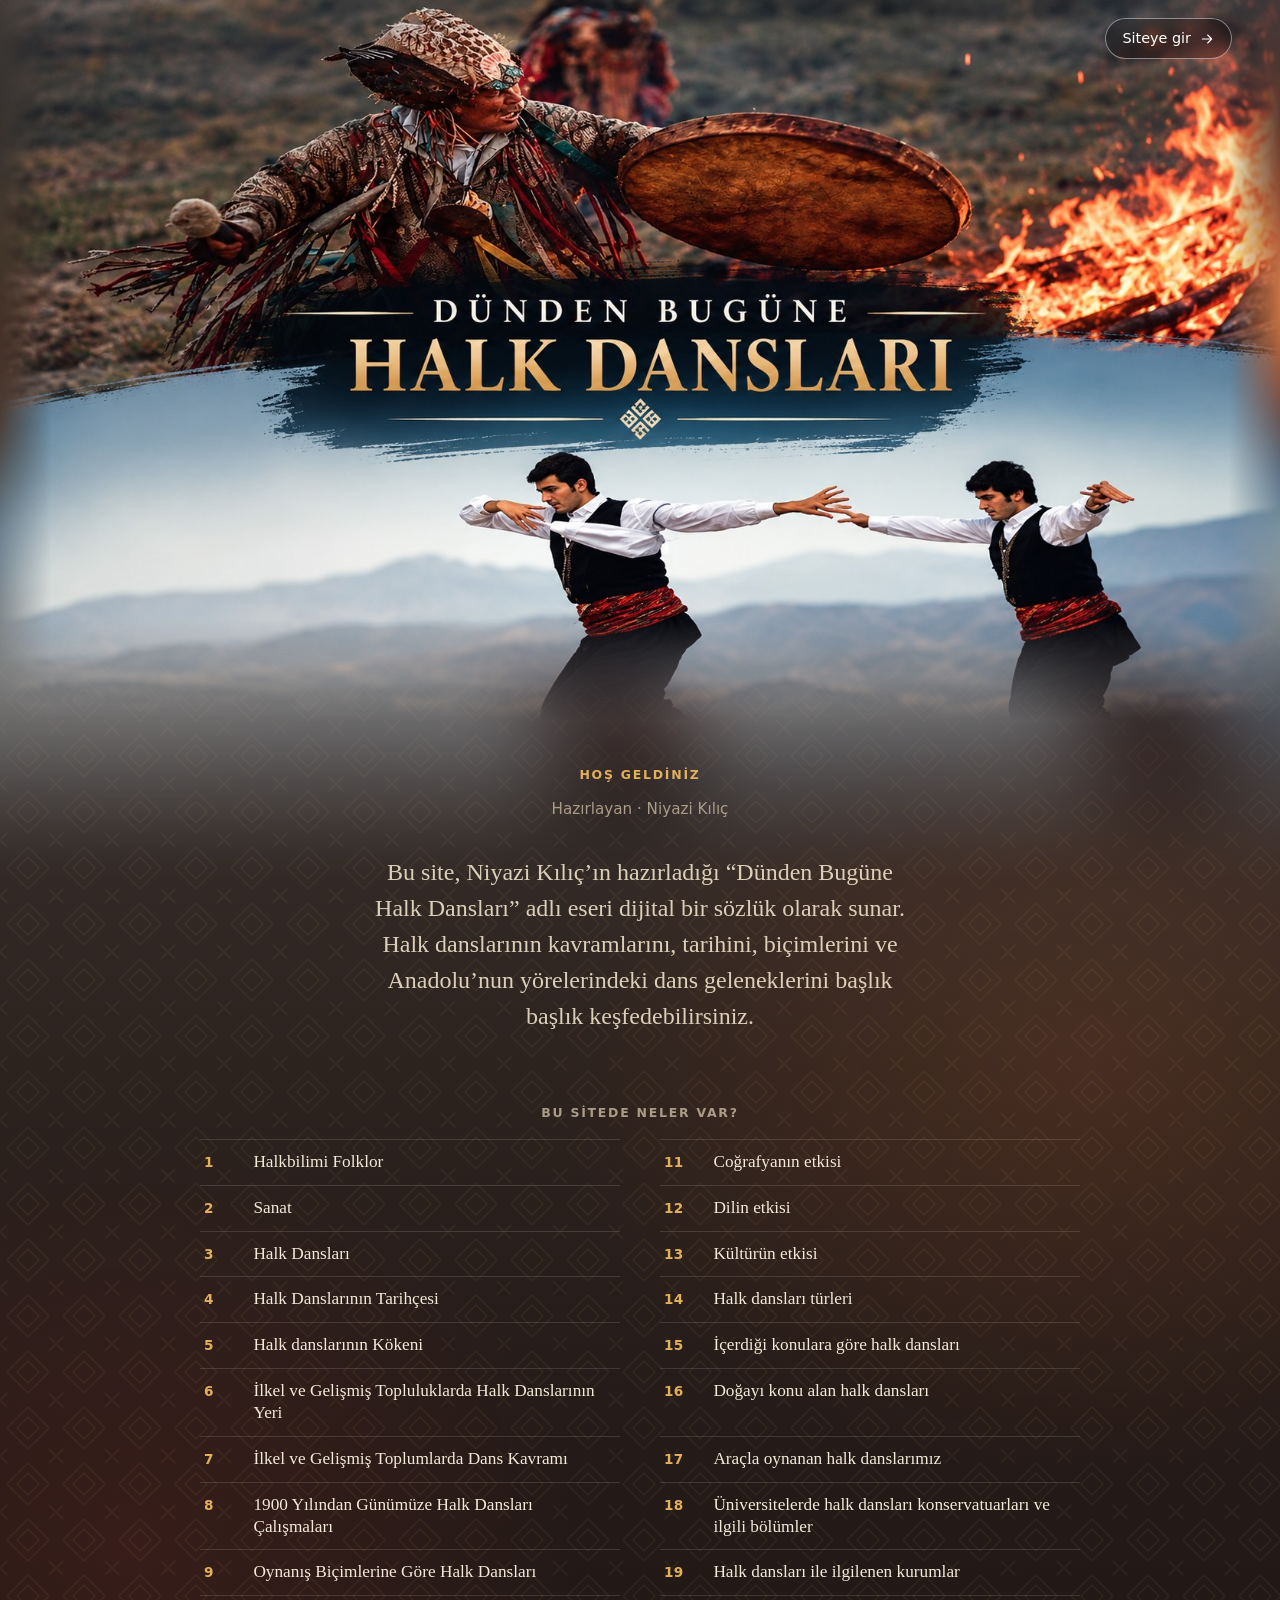
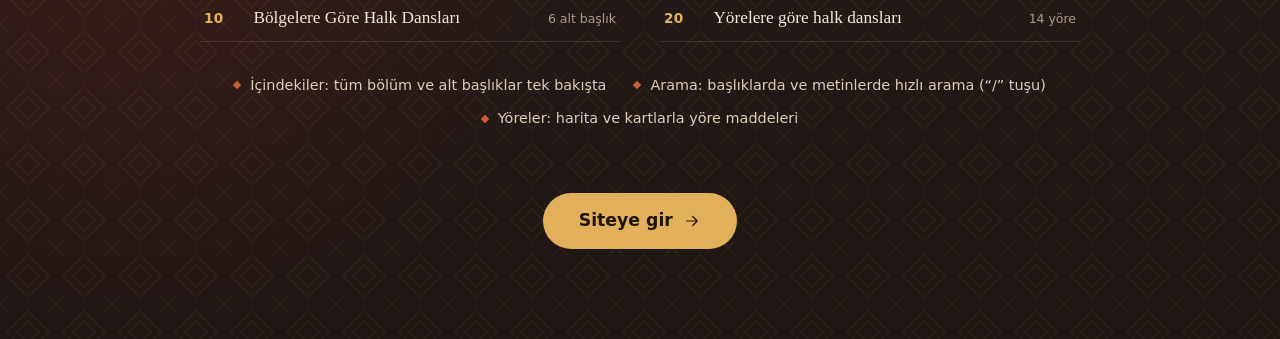
<file: lexikon/index.html>
<!doctype html>
<html lang="tr">
<head>
  <meta charset="utf-8">
  <meta name="viewport" content="width=device-width, initial-scale=1">
  <title>Dünden Bugüne Halk Dansları</title>
  <meta name="description" content="Halk dansları sözlüğü – tasarım önizlemesi">
  <meta name="color-scheme" content="light">
  <meta name="robots" content="noindex">
  <link rel="icon" href="data:image/svg+xml,%3Csvg xmlns='http://www.w3.org/2000/svg' viewBox='0 0 32 32'%3E%3Cpath d='M16 2 30 16 16 30 2 16Z' fill='%23a3312a'/%3E%3Cpath d='M16 9 23 16 16 23 9 16Z' fill='%23f6f1e7'/%3E%3C/svg%3E">
  <link rel="stylesheet" href="assets/css/main.css?v=55">
</head>
<body>
  <a class="skip-link" href="#main" data-i18n="skip">İçeriğe geç</a>
  <div class="progress" aria-hidden="true"><span></span></div>

  <header class="site-header" data-header>
    <div class="site-header__inner">
      <a class="brand" href="#/tr" data-route-home>
        <svg class="brand__mark" viewBox="0 0 32 32" aria-hidden="true">
          <path d="M16 1 31 16 16 31 1 16Z" fill="currentColor"/>
          <path d="M16 8 24 16 16 24 8 16Z" fill="var(--bg)"/>
          <path d="M16 12.5 19.5 16 16 19.5 12.5 16Z" fill="currentColor"/>
        </svg>
        <span class="brand__text">
          <span class="brand__kicker" data-i18n="siteKicker">Halk Dansları Sözlüğü</span>
          <span class="brand__title" data-book-title>Dünden Bugüne Halk Dansları</span>
        </span>
      </a>

      <nav class="main-nav" aria-label="Ana gezinme">
        <a href="#/tr" data-nav="home" data-i18n="navHome">Ana sayfa</a>
        <a href="#/tr/icindekiler" data-nav="toc" data-i18n="navToc">İçindekiler</a>
        <a href="#/tr/madde/yorelere-gore-halk-danslari" data-nav="regions" data-i18n="navRegions">Yöreler</a>
      </nav>

      <div class="header-actions">
        <button class="search-trigger" type="button" data-search-open>
          <svg viewBox="0 0 24 24" aria-hidden="true"><circle cx="11" cy="11" r="6.5"/><path d="m20 20-4.2-4.2"/></svg>
          <span class="search-trigger__label" data-i18n="search">Ara</span>
          <kbd>/</kbd>
        </button>
        <!-- Platz für den späteren Sprachschalter (TR/EN) -->
        <div class="lang-slot" data-lang-slot hidden></div>
        <button class="icon-btn menu-btn" type="button" data-menu-open aria-expanded="false" aria-controls="drawer">
          <svg viewBox="0 0 24 24" aria-hidden="true"><path d="M4 8h16M4 16h16"/></svg>
          <span class="visually-hidden" data-i18n="menu">Menü</span>
        </button>
      </div>
    </div>
  </header>

  <main id="main" tabindex="-1">
    <div id="app" aria-live="polite"></div>
  </main>

  <footer class="site-footer">
    <div class="kilim-band" aria-hidden="true"></div>
    <div class="site-footer__inner">
      <div class="site-footer__brand">
        <p class="site-footer__title" data-book-title>Dünden Bugüne Halk Dansları</p>
        <p class="muted" data-i18n="footerNote">Niyazi Kılıç’ın “Dünden Bugüne Halk Dansları” adlı eserine dayanır.</p>
        <p class="site-footer__about"><a href="#/tr/hosgeldiniz" data-intro-link data-i18n="introAbout">Bu site hakkında</a></p>
      </div>
      <nav class="site-footer__nav" data-footer-nav aria-label="Bölümler"></nav>
    </div>
    <div class="site-footer__legal">
      <p data-i18n="footerCopy">© Niyazi Kılıç. Tüm hakları saklıdır. İzinsiz kopyalanması ve çoğaltılması yasaktır.</p>
      <a href="#/tr/kunye" data-legal-link data-i18n="legalLink">Künye ve yasal uyarı</a>
    </div>
  </footer>

  <!-- Mobile Navigation -->
  <div class="drawer" id="drawer" data-drawer hidden>
    <div class="drawer__backdrop" data-menu-close></div>
    <div class="drawer__panel" role="dialog" aria-modal="true" aria-labelledby="drawer-title">
      <div class="drawer__head">
        <p id="drawer-title" class="drawer__title" data-i18n="navToc">İçindekiler</p>
        <button class="icon-btn" type="button" data-menu-close>
          <svg viewBox="0 0 24 24" aria-hidden="true"><path d="M6 6l12 12M18 6 6 18"/></svg>
          <span class="visually-hidden" data-i18n="close">Kapat</span>
        </button>
      </div>
      <nav class="drawer__nav" data-drawer-nav></nav>
    </div>
  </div>

  <!-- Suche -->
  <div class="search" data-search hidden>
    <div class="search__backdrop" data-search-close></div>
    <div class="search__panel" role="dialog" aria-modal="true" aria-label="Ara">
      <div class="search__field">
        <svg viewBox="0 0 24 24" aria-hidden="true"><circle cx="11" cy="11" r="6.5"/><path d="m20 20-4.2-4.2"/></svg>
        <input type="search" data-search-input autocomplete="off" spellcheck="false"
               role="combobox" aria-expanded="true" aria-controls="search-results" aria-autocomplete="list">
        <button class="search__esc" type="button" data-search-close><kbd>Esc</kbd></button>
      </div>
      <p class="search__meta" data-search-meta></p>
      <ul class="search__results" id="search-results" role="listbox" data-search-results></ul>
    </div>
  </div>

  <script src="data/structure.js?v=2"></script>
  <script src="data/site.js?v=20"></script>
  <script src="data/i18n.js?v=50"></script>
  <script src="data/front.js?v=3"></script>
  <script src="data/map.js?v=2"></script>
  <script src="data/content.js?v=47"></script>
  <script src="assets/js/core.js?v=50"></script>
  <script src="assets/js/views.js?v=52"></script>
  <script src="assets/js/search.js?v=48"></script>
  <script src="assets/js/motion.js?v=3"></script>
  <script src="assets/js/map.js?v=4"></script>
  <script src="assets/js/app.js?v=4"></script>
</body>
</html>
</file>
<file: lexikon/assets/css/main.css>
/* =========================================================================
   Dünden Bugüne Halk Dansları – Gestaltung
   Farbwelt: Krapprot (kök boya), Indigo, Safran, Walnuss auf Wollweiß.
   ========================================================================= */

:root {
  --bg: #f6f1e7;
  --bg-raised: #fbf8f1;
  --surface: #efe8da;
  --ink: #1e1a17;
  --ink-soft: #4a423b;
  --muted: #766b60;
  --line: rgba(30, 26, 23, 0.12);
  --line-strong: rgba(30, 26, 23, 0.28);
  --accent: #a3312a;          /* Krapprot */
  --accent-ink: #ffffff;
  --accent-soft: rgba(163, 49, 42, 0.09);
  --indigo: #2c3e66;
  --saffron: #c98e2b;
  --walnut: #5a3e2b;
  --mark: rgba(201, 142, 43, 0.32);
  --ph-bg: #ebe3d3;
  --ph-hatch: rgba(90, 62, 43, 0.07);
  --skeleton: rgba(90, 62, 43, 0.13);
  --shadow: 0 1px 2px rgba(30, 26, 23, 0.06), 0 12px 32px -12px rgba(30, 26, 23, 0.22);

  --font-display: "Iowan Old Style", "Palatino Linotype", Palatino, "Book Antiqua", "URW Palladio L", P052, Georgia, serif;
  --font-sans: system-ui, -apple-system, "Segoe UI", Roboto, "Helvetica Neue", Arial, sans-serif;

  --container: 1180px;
  --gutter: clamp(20px, 5vw, 48px);
  --header-h: 64px;
  --section: clamp(96px, 13vw, 184px);
  --radius: 18px;
  --ease: cubic-bezier(0.22, 0.61, 0.36, 1);
  --ease-out: cubic-bezier(0.16, 1, 0.3, 1);

  color-scheme: light;
}

/* ---------- Grundlagen ---------- */
*, *::before, *::after { box-sizing: border-box; }

html {
  -webkit-text-size-adjust: 100%;
  text-size-adjust: 100%;
  scroll-padding-top: calc(var(--header-h) + 24px);
}
html.is-locked { overflow: hidden; }
main { overflow-x: clip; }

body {
  margin: 0;
  background: var(--bg);
  color: var(--ink);
  font-family: var(--font-sans);
  font-size: 1.0625rem;
  line-height: 1.6;
  -webkit-font-smoothing: antialiased;
  text-rendering: optimizeLegibility;
  transition: background-color 0.4s var(--ease), color 0.4s var(--ease);
}

h1, h2, h3 {
  font-family: var(--font-display);
  font-weight: 500;
  line-height: 1.08;
  letter-spacing: -0.015em;
  margin: 0;
  text-wrap: balance;
}
p { margin: 0; }
a { color: inherit; text-decoration: none; }
button { font: inherit; color: inherit; }
ol, ul { margin: 0; padding: 0; list-style: none; }
svg { display: block; }
kbd {
  font-family: var(--font-sans);
  font-size: 0.72rem;
  padding: 0.1em 0.45em;
  border: 1px solid var(--line-strong);
  border-radius: 6px;
  color: var(--muted);
}
::selection { background: var(--mark); }

:focus-visible {
  outline: 2px solid var(--accent);
  outline-offset: 3px;
  border-radius: 6px;
}
h1:focus { outline: none; }

.visually-hidden {
  position: absolute !important;
  width: 1px; height: 1px;
  overflow: hidden;
  clip: rect(0 0 0 0);
  white-space: nowrap;
}

.skip-link {
  position: fixed;
  left: 16px; top: -60px;
  z-index: 100;
  padding: 10px 16px;
  background: var(--ink);
  color: var(--bg);
  border-radius: 10px;
  transition: top 0.2s;
}
.skip-link:focus { top: 12px; }

.container {
  width: 100%;
  max-width: calc(var(--container) + 2 * var(--gutter));
  margin-inline: auto;
  padding-inline: var(--gutter);
}
.container-wide {
  width: 100%;
  max-width: calc(1440px + 2 * var(--gutter));
  margin-inline: auto;
  padding-inline: var(--gutter);
}

.num {
  font-family: var(--font-sans);
  font-variant-numeric: tabular-nums lining-nums;
  font-size: 0.8em;
  font-weight: 600;
  letter-spacing: 0.02em;
  color: var(--accent);
}

.eyebrow {
  font-size: 0.78rem;
  font-weight: 600;
  letter-spacing: 0.14em;
  text-transform: uppercase;
  color: var(--accent);
}
.lead { font-size: clamp(1.15rem, 2vw, 1.4rem); color: var(--ink-soft); line-height: 1.5; }
.muted { color: var(--muted); }

/* ---------- Schaltflächen ---------- */
.btn {
  display: inline-flex;
  align-items: center;
  gap: 0.6em;
  min-height: 48px;
  padding: 0 1.4em;
  border-radius: 999px;
  border: 1px solid transparent;
  font-weight: 550;
  font-size: 1rem;
  cursor: pointer;
  transition: transform 0.3s var(--ease), background-color 0.3s, border-color 0.3s, color 0.3s;
}
.btn:hover { transform: translateY(-1px); }
.btn .arrow { width: 18px; height: 18px; transition: transform 0.3s var(--ease); }
.btn:hover .arrow { transform: translateX(3px); }
.btn:hover .arrow:first-child { transform: translateX(-3px); }
.btn--primary { background: var(--accent); color: var(--accent-ink); }
.btn--ghost { background: transparent; border-color: var(--line-strong); }
.btn--ghost:hover { border-color: var(--ink); }
.btn--sm { min-height: 40px; font-size: 0.9rem; padding: 0 1.1em; }

.icon-btn {
  display: inline-grid;
  place-items: center;
  width: 42px; height: 42px;
  border-radius: 50%;
  border: 1px solid transparent;
  background: transparent;
  cursor: pointer;
  transition: background-color 0.25s, border-color 0.25s;
}
.icon-btn:hover { background: var(--accent-soft); }
.icon-btn svg, .search-trigger svg, .arrow {
  width: 20px; height: 20px;
  fill: none;
  stroke: currentColor;
  stroke-width: 1.6;
  stroke-linecap: round;
  stroke-linejoin: round;
}
.icon-btn .icon-auto path { stroke: none; }

.input {
  min-height: 44px;
  padding: 0 1em;
  border-radius: 12px;
  border: 1px solid var(--line-strong);
  background: var(--bg-raised);
  color: var(--ink);
  font: inherit;
}

/* ---------- Kopfzeile ---------- */
.progress {
  position: fixed;
  inset: 0 0 auto 0;
  height: 2px;
  z-index: 60;
  pointer-events: none;
  opacity: 0;
  transition: opacity 0.3s;
}
.progress span {
  display: block;
  height: 100%;
  background: var(--accent);
  transform: scaleX(0);
  transform-origin: left center;
}
body[data-view="entry"] .progress { opacity: 1; }

.site-header {
  position: sticky;
  top: 0;
  z-index: 50;
  height: var(--header-h);
  background: var(--bg);
  background: color-mix(in srgb, var(--bg) 82%, transparent);
  -webkit-backdrop-filter: saturate(1.6) blur(18px);
  backdrop-filter: saturate(1.6) blur(18px);
  border-bottom: 1px solid transparent;
  transition: border-color 0.3s, background-color 0.4s;
}
.site-header.is-scrolled { border-bottom-color: var(--line); }

.site-header__inner {
  display: flex;
  align-items: center;
  gap: 24px;
  height: 100%;
  max-width: calc(1440px + 2 * var(--gutter));
  margin-inline: auto;
  padding-inline: var(--gutter);
}

.brand { display: flex; align-items: center; gap: 12px; min-width: 0; }
.brand__mark { width: 28px; height: 28px; flex: none; color: var(--accent); transition: transform 0.6s var(--ease-out); }
.brand:hover .brand__mark { transform: rotate(90deg); }
.brand__text { display: grid; line-height: 1.15; min-width: 0; }
.brand__kicker { font-size: 0.68rem; letter-spacing: 0.14em; text-transform: uppercase; color: var(--muted); }
.brand__title {
  font-family: var(--font-display);
  font-size: 1.05rem;
  white-space: nowrap;
  overflow: hidden;
  text-overflow: ellipsis;
}

.main-nav { display: flex; gap: 4px; margin-left: auto; }
.main-nav a {
  position: relative;
  padding: 8px 14px;
  font-size: 0.94rem;
  color: var(--ink-soft);
  border-radius: 999px;
  transition: color 0.2s, background-color 0.2s;
}
.main-nav a:hover { color: var(--ink); background: var(--accent-soft); }
.main-nav a[aria-current="page"] { color: var(--ink); }
.main-nav a[aria-current="page"]::after {
  content: "";
  position: absolute;
  left: 50%; bottom: 2px;
  width: 5px; height: 5px;
  background: var(--accent);
  transform: translateX(-50%) rotate(45deg);
}

.header-actions { display: flex; align-items: center; gap: 6px; }
.search-trigger {
  display: inline-flex;
  align-items: center;
  gap: 10px;
  height: 40px;
  padding: 0 10px 0 14px;
  border-radius: 999px;
  border: 1px solid var(--line-strong);
  background: transparent;
  color: var(--muted);
  cursor: pointer;
  transition: border-color 0.2s, color 0.2s;
}
.search-trigger:hover { border-color: var(--ink); color: var(--ink); }
.search-trigger svg { width: 17px; height: 17px; }
.search-trigger__label { font-size: 0.9rem; min-width: 5.5em; text-align: left; }

.menu-btn { display: none; }

/* ---------- Ornamentband (Kilim) ---------- */
.kilim-band {
  height: 16px;
  background: linear-gradient(90deg, var(--accent), var(--saffron) 35%, var(--indigo) 65%, var(--accent));
  -webkit-mask: url("data:image/svg+xml,%3Csvg xmlns='http://www.w3.org/2000/svg' width='32' height='16' viewBox='0 0 32 16'%3E%3Cpath fill-rule='evenodd' d='M16 1 23 8 16 15 9 8Z M16 5 13 8 16 11 19 8Z'/%3E%3Cpath d='M0 8 3 5 4.5 6.5 3 8 4.5 9.5 3 11Z M32 8 29 5 27.5 6.5 29 8 27.5 9.5 29 11Z'/%3E%3C/svg%3E") repeat-x center / 32px 16px;
  mask: url("data:image/svg+xml,%3Csvg xmlns='http://www.w3.org/2000/svg' width='32' height='16' viewBox='0 0 32 16'%3E%3Cpath fill-rule='evenodd' d='M16 1 23 8 16 15 9 8Z M16 5 13 8 16 11 19 8Z'/%3E%3Cpath d='M0 8 3 5 4.5 6.5 3 8 4.5 9.5 3 11Z M32 8 29 5 27.5 6.5 29 8 27.5 9.5 29 11Z'/%3E%3C/svg%3E") repeat-x center / 32px 16px;
  opacity: 0.85;
}

/* ---------- Platzhalter ---------- */
.ph {
  position: relative;
  margin: 0;
  overflow: hidden;
  border-radius: var(--radius);
  background:
    repeating-linear-gradient(135deg, var(--ph-hatch) 0 1px, transparent 1px 14px),
    var(--ph-bg);
  border: 1px dashed var(--line-strong);
  color: var(--muted);
}
.ph--21x9 { aspect-ratio: 21 / 9; }
.ph--16x9 { aspect-ratio: 16 / 9; }
.ph--3x2 { aspect-ratio: 3 / 2; }
.ph--4x5 { aspect-ratio: 4 / 5; }
.ph__inner {
  position: absolute;
  inset: 0;
  display: grid;
  place-content: center;
  justify-items: center;
  gap: 6px;
  padding: 16px;
  text-align: center;
  transition: transform 0.8s var(--ease-out);
}
.ph__inner svg {
  width: 40px; height: 40px;
  fill: none; stroke: currentColor; stroke-width: 1.4;
  stroke-linecap: round; stroke-linejoin: round;
  opacity: 0.7;
}
.ph__label {
  font-size: 0.74rem;
  font-weight: 650;
  letter-spacing: 0.16em;
  text-transform: uppercase;
  color: var(--ink-soft);
}
.ph__note { font-size: 0.78rem; }

.ph-text {
  position: relative;
  margin-block: 1.5rem;
  padding: 1rem 1.4rem 1.2rem;
  border: 1px dashed var(--line-strong);
  border-radius: 14px;
  background: color-mix(in srgb, var(--bg-raised) 60%, transparent);
}
.ph-tag {
  display: flex;
  align-items: baseline;
  margin-bottom: 0.4rem;
  gap: 8px;
  font-size: 0.7rem;
  font-weight: 650;
  letter-spacing: 0.12em;
  text-transform: uppercase;
  color: var(--muted);
}
.ph-tag::before {
  content: "";
  flex: none;
  width: 7px; height: 7px;
  background: var(--saffron);
  transform: rotate(45deg);
}
.ph-line {
  display: block;
  height: 0.62rem;
  margin: 0.72rem 0;
  border-radius: 6px;
  background: var(--skeleton);
}
.ph-text--lead { margin-top: 2rem; max-width: 760px; }
.ph-text--lead .ph-line { height: 0.95rem; margin: 0.85rem 0; }

/* ---------- Seitenwechsel & Scroll-Einblendung ---------- */
#app.is-entering { animation: page-in 0.7s var(--ease-out) backwards; }
@keyframes page-in {
  from { opacity: 0; transform: translateY(10px); }
  to { opacity: 1; transform: none; }
}

.reveal, .entry-section, .story__step, .rail-card {
  opacity: 0;
  transform: translateY(28px);
  transition: opacity 0.9s var(--ease), transform 1s var(--ease-out);
}
.is-visible { opacity: 1; transform: none; }
.rail-card:nth-child(2) { transition-delay: 0.06s; }
.rail-card:nth-child(3) { transition-delay: 0.12s; }
.rail-card:nth-child(4) { transition-delay: 0.18s; }
.hero .reveal:nth-child(2) { transition-delay: 0.08s; }
.hero .reveal:nth-child(3) { transition-delay: 0.16s; }
.hero .reveal:nth-child(4) { transition-delay: 0.22s; }
.hero .reveal:nth-child(5) { transition-delay: 0.28s; }

/* ---------- Startseite: Hero ---------- */
.hero { padding-top: clamp(56px, 11vh, 128px); }
.hero__copy { text-align: center; }
.hero__title {
  margin-top: 20px;
  font-size: clamp(3rem, 10vw, 8.75rem);
  line-height: 0.94;
  letter-spacing: -0.035em;
}
.hero__accent { display: block; font-style: italic; color: var(--accent); }
.hero__lead {
  max-width: 34ch;
  margin: 28px auto 0;
  font-size: clamp(1.15rem, 2.2vw, 1.5rem);
  color: var(--ink-soft);
  line-height: 1.45;
}
.hero__by { margin-top: 14px; font-size: 0.92rem; color: var(--muted); letter-spacing: 0.02em; }
.hero__cta { display: flex; flex-wrap: wrap; justify-content: center; gap: 12px; margin-top: 36px; }

.hero__media {
  --hero-p: 0;
  --inset: clamp(12px, 7vw, 120px);
  margin-top: clamp(56px, 9vh, 96px);
}
.ph--hero {
  border-radius: 0;
  border: 0;
  clip-path: inset(0 calc(var(--inset) * (1 - var(--hero-p))) round calc(28px * (1 - var(--hero-p))));
  will-change: clip-path;
}
.ph--hero .ph__inner { transform: scale(calc(1.06 - 0.06 * var(--hero-p))); }
.hero-img {
  margin: 0 auto;
  max-width: var(--container);
  padding-inline: var(--gutter);
  transform: scale(calc(0.92 + 0.08 * var(--hero-p)));
  transform-origin: center top;
  will-change: transform;
}
.hero-img img {
  display: block;
  width: 100%;
  height: auto;
  border-radius: var(--radius);
  box-shadow: 0 24px 60px -28px rgba(40, 20, 10, 0.45);
}

/* ---------- Startseite: Hazırlayan & Önsöz ---------- */
.author {
  display: grid;
  grid-template-columns: minmax(0, 5fr) minmax(0, 7fr);
  gap: clamp(32px, 6vw, 96px);
  align-items: start;
  padding-top: var(--section);
}
.author__portrait {
  position: sticky;
  top: calc(var(--header-h) + 32px);
  margin: 0;
  overflow: hidden;
  border-radius: var(--radius);
  background: var(--ph-bg);
  box-shadow: var(--shadow);
}
.author__portrait img { display: block; width: 100%; height: auto; aspect-ratio: 577 / 715; object-fit: cover; }
.author__text h2 { font-size: clamp(2.4rem, 5.5vw, 4.25rem); margin: 10px 0 28px; letter-spacing: -0.025em; }
.author__bio { font-size: clamp(1.05rem, 1.5vw, 1.2rem); line-height: 1.75; color: var(--ink-soft); hyphens: auto; }
.author__bio + .author__bio { margin-top: 1.1em; }

.preface { margin-top: var(--section); background: var(--surface); }
.preface__inner { max-width: calc(800px + 2 * var(--gutter)); padding-block: clamp(72px, 10vw, 136px); }
.preface h2 { font-size: clamp(2.4rem, 5.5vw, 4.25rem); margin-bottom: 36px; font-style: italic; color: var(--accent); }
.preface p {
  font-family: var(--font-display);
  font-size: clamp(1.15rem, 1.9vw, 1.42rem);
  line-height: 1.65;
  hyphens: auto;
}
.preface p + p { margin-top: 1.2em; }
.preface strong { font-weight: 600; letter-spacing: 0.02em; }
.preface .preface__sign {
  display: grid;
  justify-items: end;
  gap: 2px;
  margin-top: 48px;
  font-family: var(--font-sans);
  font-size: 0.95rem;
  line-height: 1.4;
}
.preface__sign strong { letter-spacing: 0.12em; }
.preface__sign span { color: var(--muted); }

/* ---------- Startseite: Alle Kapitel ---------- */
.home-toc { padding-top: var(--section); }
.home-toc .section-head--row { align-items: flex-end; }
.home-toc .section-head--row .btn { flex: none; }

/* ---------- Willkommensseite ---------- */
body[data-view="intro"] .site-header,
body[data-view="intro"] .site-footer { display: none; }

/* Eigene Palette aus den Bildfarben (Nebelgrau, Walnuss, Feuer, Gold) – in beiden Modi */
body[data-view="intro"] { background: #1f1714; }

.intro {
  --bg: #241a17;
  --ink: #f3e9d8;
  --ink-soft: #dccfb9;
  --muted: #ab9c88;
  --line: rgba(243, 233, 216, 0.14);
  --accent: #e2b05a;
  --accent-ink: #1f1306;
  --accent-soft: rgba(226, 176, 90, 0.14);
  --saffron: #c9622f;
  position: relative;
  isolation: isolate;
  overflow: clip;
  padding-bottom: clamp(64px, 10vh, 120px);
  color: var(--ink);
  background:
    url("data:image/svg+xml,%3Csvg xmlns='http://www.w3.org/2000/svg' width='56' height='56' viewBox='0 0 56 56'%3E%3Cg fill='none' stroke='%23e2b05a' stroke-opacity='.08' stroke-width='1.2'%3E%3Cpath d='M28 7 49 28 28 49 7 28Z'/%3E%3Cpath d='M28 17 39 28 28 39 17 28Z'/%3E%3Cpath d='M0 0 7 7M56 0 49 7M0 56 7 49M56 56 49 49'/%3E%3C/g%3E%3C/svg%3E") 0 0 / 56px 56px,
    radial-gradient(60% 30% at 85% 55%, rgba(201, 98, 47, 0.18), transparent 70%),
    radial-gradient(50% 30% at 10% 80%, rgba(163, 49, 42, 0.16), transparent 70%),
    linear-gradient(180deg, #47403d 0%, #3d3532 30%, #2c221e 55%, #241a17 75%, #1f1714 100%);
}
/* Unscharfe Bildkopie füllt die Fläche rund ums Bild mit dessen eigenen Farben */
.intro::before {
  content: "";
  position: absolute;
  top: 0; left: -8%; right: -8%;
  height: calc(min(100vw, 92vh * 1672 / 941) * 941 / 1672 + 18vh);
  z-index: -1;
  background: url("../img/hosgeldiniz.jpg") center top / cover no-repeat;
  filter: blur(48px) saturate(1.15) brightness(0.85);
  -webkit-mask-image: linear-gradient(#000 60%, transparent);
  mask-image: linear-gradient(#000 60%, transparent);
}
.intro .eyebrow { color: var(--accent); }

/* Bild vollständig zeigen; nur die äußersten Ränder laufen weich in den Hintergrund aus */
.intro__hero {
  position: relative;
  width: min(100%, calc(92vh * 1672 / 941));
  margin: 0 auto;
}
.intro__hero img {
  display: block;
  width: 100%;
  height: auto;
  -webkit-mask-image:
    linear-gradient(to right, transparent, #000 4%, #000 96%, transparent),
    linear-gradient(to bottom, #000 86%, transparent);
  -webkit-mask-composite: source-in;
  mask-image:
    linear-gradient(to right, transparent, #000 4%, #000 96%, transparent),
    linear-gradient(to bottom, #000 86%, transparent);
  mask-composite: intersect;
  animation: intro-fade 1.6s var(--ease-out) both;
}
@keyframes intro-fade {
  from { opacity: 0; }
  to { opacity: 1; }
}
.intro__skip {
  position: absolute;
  top: 18px;
  right: var(--gutter);
  z-index: 2;
  display: inline-flex;
  align-items: center;
  gap: 8px;
  padding: 8px 16px;
  border-radius: 999px;
  border: 1px solid rgba(255, 255, 255, 0.45);
  background: rgba(0, 0, 0, 0.25);
  -webkit-backdrop-filter: blur(8px);
  backdrop-filter: blur(8px);
  color: #fff;
  font-size: 0.9rem;
  animation: intro-in 1s 1s var(--ease-out) both;
  transition: background-color 0.25s, border-color 0.25s;
}
.intro__skip:hover { background: rgba(0, 0, 0, 0.45); border-color: #fff; }
.intro__skip .arrow { width: 16px; height: 16px; }

.intro__inner {
  position: relative;
  max-width: calc(880px + 2 * var(--gutter));
  margin-top: clamp(28px, 5vh, 56px);
  text-align: center;
}
.intro__inner > * { animation: intro-in 1s 0.5s var(--ease-out) both; }
.intro__inner > :nth-child(3) { animation-delay: 0.6s; }
.intro__inner > :nth-child(4) { animation-delay: 0.7s; }
.intro__inner > :nth-child(n + 5) { animation-delay: 0.8s; }
@keyframes intro-in {
  from { opacity: 0; transform: translateY(18px); }
  to { opacity: 1; transform: none; }
}

.intro__by { margin-top: 12px; color: var(--muted); font-size: 0.95rem; }
.intro__lead {
  max-width: 46ch;
  margin: 32px auto 0;
  font-family: var(--font-display);
  font-size: clamp(1.2rem, 2.2vw, 1.5rem);
  line-height: 1.5;
  color: var(--ink-soft);
}
.intro__h2 {
  margin: clamp(48px, 8vh, 80px) 0 20px;
  font-family: var(--font-sans);
  font-size: 0.78rem;
  font-weight: 650;
  letter-spacing: 0.14em;
  text-transform: uppercase;
  color: var(--muted);
}

.intro-topics {
  display: grid;
  grid-template-columns: repeat(2, minmax(0, 1fr));
  grid-auto-flow: column;
  grid-template-rows: repeat(10, auto);
  column-gap: 40px;
  text-align: left;
}
.intro-topic { border-bottom: 1px solid var(--line); }
.intro-topic:nth-child(1), .intro-topic:nth-child(11) { border-top: 1px solid var(--line); }
.intro-topic a {
  display: grid;
  grid-template-columns: 2.2em 1fr auto;
  gap: 12px;
  align-items: baseline;
  padding: 11px 4px;
  transition: color 0.2s, padding 0.35s var(--ease);
}
.intro-topic a:hover { padding-left: 10px; }
.intro-topic a:hover .intro-topic__title { color: var(--accent); }
.intro-topic__title { font-family: var(--font-display); font-size: 1.08rem; line-height: 1.3; }
.intro-topic__count { font-size: 0.78rem; color: var(--muted); white-space: nowrap; }

.intro__how {
  display: flex;
  flex-wrap: wrap;
  justify-content: center;
  gap: 10px 28px;
  margin-top: 32px;
  font-size: 0.9rem;
  color: var(--ink-soft);
}
.intro__how li { display: inline-flex; align-items: center; gap: 10px; }
.intro__how li::before { content: ""; width: 6px; height: 6px; background: var(--saffron); transform: rotate(45deg); }
.intro__cta { margin-top: clamp(40px, 7vh, 64px); }
.btn--lg { min-height: 56px; padding: 0 2em; font-size: 1.08rem; }

.site-footer__about { margin-top: 14px; font-size: 0.9rem; }
.site-footer__about a { color: var(--accent); }

/* ---------- Startseite: Kennzahlen ---------- */
.stats {
  display: grid;
  grid-template-columns: repeat(3, 1fr);
  padding-block: var(--section) 0;
  text-align: center;
}
.stat { display: grid; gap: 6px; padding: 8px 12px; }
.stat + .stat { border-left: 1px solid var(--line); }
.stat__num {
  font-family: var(--font-display);
  font-size: clamp(3rem, 9vw, 6.5rem);
  line-height: 1;
  font-variant-numeric: lining-nums tabular-nums;
  letter-spacing: -0.03em;
}
.stat__label { font-size: 0.82rem; letter-spacing: 0.14em; text-transform: uppercase; color: var(--muted); }

/* ---------- Abschnittsköpfe ---------- */
.section-head { max-width: 760px; margin-bottom: clamp(40px, 6vw, 72px); }
.section-head h2 { font-size: clamp(2.2rem, 5.5vw, 4.25rem); margin-top: 10px; }
.section-head p:not(.eyebrow) { margin-top: 16px; font-size: clamp(1.1rem, 1.8vw, 1.3rem); color: var(--ink-soft); }
.section-head--row { display: flex; align-items: flex-end; justify-content: space-between; gap: 24px; max-width: none; }

/* ---------- Startseite: Struktur-Erzählung ---------- */
.story { padding-top: var(--section); }
.story__grid { display: grid; grid-template-columns: 5fr 6fr; gap: clamp(32px, 6vw, 96px); }
.story__sticky {
  position: sticky;
  top: calc(var(--header-h) + 32px);
  height: calc(100vh - var(--header-h) - 64px);
  display: grid;
  align-items: center;
}
.story__visual { position: relative; --step: 0; }
.ph--story { max-height: calc(100vh - var(--header-h) - 96px); width: 100%; }
.story-img {
  position: relative;
  margin: 0;
  aspect-ratio: 4 / 5;
  max-height: calc(100vh - var(--header-h) - 96px);
  width: 100%;
  overflow: hidden;
  border-radius: var(--radius);
  background: #2a1a12;
  padding-top: 14%;
}
.story-img__bg {
  position: absolute;
  inset: -24px;
  background: center / cover no-repeat;
  filter: blur(22px) saturate(1.1) brightness(0.55);
}
.story-img img { position: relative; display: block; width: 100%; height: auto; }
.story-img ~ .story__index { color: #f1c27a; text-shadow: 0 2px 18px rgba(0, 0, 0, 0.45); }
.story-img ~ .story__caption { color: #f6ead8; text-shadow: 0 1px 10px rgba(0, 0, 0, 0.5); }
.story__visual:has(.story-img)::after { border-color: #f1c27a; }
.story__visual::after {
  content: "";
  position: absolute;
  right: 22px; top: 22px;
  width: 44px; height: 44px;
  border: 1.5px solid var(--accent);
  transform: rotate(calc(45deg + var(--step) * 90deg));
  transition: transform 0.9s var(--ease-out);
}
.story__index, .story__caption {
  position: absolute;
  left: 24px;
  transition: opacity 0.25s, transform 0.35s var(--ease);
}
.story__index {
  bottom: 52px;
  font-family: var(--font-display);
  font-size: clamp(4rem, 9vw, 7.5rem);
  line-height: 1;
  color: var(--accent);
  font-variant-numeric: lining-nums;
}
.story__caption { bottom: 24px; font-size: 0.9rem; letter-spacing: 0.08em; text-transform: uppercase; color: var(--ink-soft); }
.story__visual.is-switching .story__index,
.story__visual.is-switching .story__caption { opacity: 0; transform: translateY(8px); }

.story__step {
  min-height: 72vh;
  padding-block: 12vh;
  display: flex;
  flex-direction: column;
  justify-content: center;
}
.story__step:last-child { min-height: 60vh; padding-bottom: 4vh; }
.story__step h3 { font-size: clamp(2rem, 4vw, 3.25rem); margin: 12px 0 28px; }
.story__step.is-visible { transition: opacity 0.6s var(--ease), transform 1s var(--ease-out); }
@media (min-width: 960px) {
  .story__step.is-visible:not(.is-active) { opacity: 0.38; }
}

.chapter-list li { border-top: 1px solid var(--line); }
.chapter-list li:last-child { border-bottom: 1px solid var(--line); }
.chapter-list a {
  display: grid;
  grid-template-columns: 3.2em 1fr auto 20px;
  align-items: baseline;
  gap: 12px;
  padding: 16px 4px;
  transition: color 0.2s, padding 0.35s var(--ease);
}
.chapter-list__title { font-family: var(--font-display); font-size: 1.22rem; line-height: 1.3; }
.chapter-list__meta { font-size: 0.8rem; color: var(--muted); white-space: nowrap; }
.chapter-list .arrow { align-self: center; opacity: 0; transform: translateX(-6px); transition: 0.3s var(--ease); color: var(--accent); }
.chapter-list a:hover { padding-left: 10px; }
.chapter-list a:hover .chapter-list__title { color: var(--accent); }
.chapter-list a:hover .arrow, .chapter-list a:focus-visible .arrow { opacity: 1; transform: none; }

/* ---------- Startseite: Dansformen ---------- */
.rail-section { padding-top: var(--section); }
.rail-controls { display: flex; gap: 8px; }
.rail-controls .icon-btn { border-color: var(--line-strong); }
.rail {
  --pad: max(var(--gutter), calc((100vw - var(--container)) / 2));
  display: grid;
  grid-auto-flow: column;
  grid-auto-columns: clamp(240px, 27vw, 340px);
  gap: 24px;
  overflow-x: auto;
  padding: 4px var(--pad) 24px;
  scroll-padding-inline: var(--pad);
  scroll-snap-type: x mandatory;
  scrollbar-width: none;
  overscroll-behavior-x: contain;
}
.rail::-webkit-scrollbar { display: none; }
.rail-card { display: grid; align-content: start; gap: 10px; scroll-snap-align: start; }
.rail-card__num { margin-top: 6px; }
.rail-card__num, .card .num { font-family: var(--font-sans); font-weight: 600; font-size: 0.82rem; color: var(--accent); }
.rail-card__title { font-family: var(--font-display); font-size: clamp(1.4rem, 2.4vw, 1.85rem); line-height: 1.15; }
.rail-card:hover .ph__inner, .card:hover .ph__inner { transform: scale(1.04); }
.rail-card:hover .rail-card__title { color: var(--accent); }

/* ---------- Startseite: Yöreler ---------- */
.regions { padding-block: var(--section); }

/* ---------- Türkei-Karte ---------- */
.atlas { margin-bottom: clamp(48px, 7vw, 88px); }
.atlas__stage {
  position: relative;
  overflow: hidden;
  border-radius: var(--radius);
  border: 1px solid var(--line);
  background:
    radial-gradient(120% 90% at 50% 35%, #e9eeec 0%, #dbe3e3 55%, #ccd7d9 100%);
  box-shadow: var(--shadow);
}
.atlas__svg {
  display: block;
  width: 100%;
  height: auto;
  touch-action: pan-y pinch-zoom;
  -webkit-user-select: none;
  user-select: none;
  -webkit-tap-highlight-color: transparent;
}
.atlas.is-zoomed .atlas__svg { touch-action: none; cursor: grab; }
.atlas.is-dragging .atlas__svg { cursor: grabbing; }
[data-atlas-view] { transform-origin: 0 0; }
[data-atlas-view].is-animated { transition: transform 0.5s var(--ease-out); }

.atlas__sea { fill: transparent; }
.atlas__land { fill: #ece6da; stroke: #d3c8b6; stroke-width: 0.7px; vector-effect: non-scaling-stroke; }
.atlas__land--plain { stroke: none; }
.atlas__shadow { fill: rgba(70, 45, 25, 0.22); transform: translate(1px, 2.5px); filter: blur(3px); pointer-events: none; }
.atlas__prov {
  fill: #fcf9f3;
  stroke: #d6c7b1;
  stroke-width: 0.6px;
  stroke-linejoin: round;
  vector-effect: non-scaling-stroke;
  transition: fill 0.25s var(--ease);
}
.atlas__prov:hover { fill: #f3ebdd; }
.atlas__prov.is-region { fill: #f2d9cd; stroke: #d9b4a3; }
.atlas__prov.is-region.is-active { fill: #dd8f78; }
.atlas__lakes { fill: #cdd8da; stroke: #b5c3c6; stroke-width: 0.6px; vector-effect: non-scaling-stroke; pointer-events: none; }
.atlas__outline {
  fill: none;
  stroke: #8a6a52;
  stroke-width: 1.3px;
  stroke-linejoin: round;
  vector-effect: non-scaling-stroke;
  pointer-events: none;
}

.atlas__label {
  font-family: var(--font-sans);
  font-size: calc(11.5px * var(--k, 1));
  letter-spacing: 0.16em;
  text-transform: uppercase;
  text-anchor: middle;
  pointer-events: none;
}
.atlas__label--land { fill: #a8987f; }
.atlas__label--sea, .atlas__label--sea-sm { fill: #7f979c; font-family: var(--font-display); font-style: italic; text-transform: none; letter-spacing: 0.08em; font-size: calc(15px * var(--k, 1)); }
.atlas__label--sea-sm { font-size: calc(10.5px * var(--k, 1)); }
.atlas__pname {
  fill: #8d7b66;
  font-family: var(--font-sans);
  font-size: calc(10.5px * var(--k, 1));
  text-anchor: middle;
  pointer-events: none;
  opacity: 0;
  transition: opacity 0.3s;
}
.atlas.is-zoomed-2 .atlas__pname { opacity: 1; }

.atlas__pin { transform: scale(calc(var(--k, 1) * var(--pin, 1))); transition: transform 0.3s var(--ease-out); }
.atlas__marker.is-active .atlas__pin, .atlas__marker:focus-visible .atlas__pin { transform: scale(calc(var(--k, 1) * var(--pin, 1) * 1.2)); }
.atlas__marker:focus { outline: none; }
.atlas__dot { fill: var(--accent); stroke: #fff; stroke-width: 2; filter: drop-shadow(0 1px 1.5px rgba(40, 20, 10, 0.35)); }
.atlas__halo { fill: var(--accent); opacity: 0; transition: opacity 0.25s; }
.atlas__marker.is-active .atlas__halo { opacity: 0.22; }
.atlas__marker:focus-visible .atlas__halo { opacity: 0.3; stroke: var(--ink); stroke-width: 1.5; }
.atlas__marker.is-active .atlas__dot { fill: #7e2019; }

.atlas__tip {
  position: absolute;
  z-index: 3;
  max-width: min(80%, 22rem);
  padding: 6px 11px;
  border-radius: 8px;
  background: var(--ink);
  color: var(--bg);
  font-size: 0.82rem;
  line-height: 1.3;
  text-align: center;
  pointer-events: none;
  transform: translate(-50%, -100%);
  box-shadow: 0 6px 18px -6px rgba(0, 0, 0, 0.4);
}
.atlas__tip::after {
  content: "";
  position: absolute;
  left: 50%; top: 100%;
  margin-left: -5px;
  border: 5px solid transparent;
  border-top-color: var(--ink);
}

.atlas__zoom {
  position: absolute;
  right: 14px; bottom: 14px;
  display: grid;
  border-radius: 12px;
  overflow: hidden;
  background: rgba(252, 249, 243, 0.92);
  border: 1px solid var(--line-strong);
  box-shadow: 0 4px 14px -6px rgba(40, 25, 15, 0.35);
}
.atlas__zoom button {
  display: grid;
  place-items: center;
  width: 38px; height: 38px;
  border: 0;
  background: transparent;
  color: var(--ink);
  font: 500 1.25rem/1 var(--font-sans);
  cursor: pointer;
}
.atlas__zoom button + button { border-top: 1px solid var(--line); }
.atlas__zoom button:hover { background: var(--accent-soft); color: var(--accent); }
.atlas__zoom button:focus-visible { outline: 2px solid var(--accent); outline-offset: -2px; }
.atlas__zoom svg { width: 16px; height: 16px; fill: none; stroke: currentColor; stroke-width: 2; stroke-linecap: round; stroke-linejoin: round; }
.atlas__ico-exit, .atlas.is-full .atlas__ico-full { display: none; }
.atlas.is-full .atlas__ico-exit { display: block; }
html.atlas-open { overflow: hidden; }
.atlas.is-full .atlas__stage {
  position: fixed;
  inset: 0;
  z-index: 1000;
  display: flex;
  flex-direction: column;
  justify-content: center;
  border: 0;
  border-radius: 0;
}
.atlas.is-full .atlas__svg {
  width: min(100%, calc(100vh * var(--ratio)));
  width: min(100%, calc(100dvh * var(--ratio)));
  margin-inline: auto;
}
.atlas__credit {
  position: absolute;
  left: 12px; bottom: 10px;
  margin: 0;
  padding: 3px 9px;
  border-radius: 6px;
  background: rgba(252, 249, 243, 0.8);
  color: var(--muted);
  font-size: 0.72rem;
  pointer-events: none;
}

.card-grid {
  display: grid;
  grid-template-columns: repeat(auto-fill, minmax(250px, 1fr));
  gap: clamp(20px, 3vw, 32px);
}
.card {
  display: grid;
  align-content: start;
  border-radius: calc(var(--radius) + 4px);
  transition: transform 0.5s var(--ease-out);
}
.card:hover { transform: translateY(-4px); }
.card .ph { border-radius: var(--radius); }
.card__body { display: grid; gap: 4px; padding: 14px 2px 0; }
.card__title { font-family: var(--font-display); font-size: 1.4rem; line-height: 1.2; }
.card:hover .card__title { color: var(--accent); }
.card__meta { font-size: 0.82rem; color: var(--muted); }

/* ---------- Lexikoneintrag ---------- */
.entry__header { padding-top: clamp(36px, 7vw, 88px); }
.crumbs ol { display: flex; flex-wrap: wrap; gap: 4px 0; font-size: 0.85rem; color: var(--muted); }
.crumbs li:not(:last-child)::after { content: "/"; margin: 0 10px; opacity: 0.5; }
.crumbs a:hover { color: var(--accent); }
.entry__number { margin-top: clamp(28px, 5vw, 56px); }
.entry__number { font-size: 0.8rem; font-weight: 600; letter-spacing: 0.14em; text-transform: uppercase; color: var(--accent); }
.entry__title { margin-top: 14px; max-width: 18ch; font-size: clamp(2.5rem, 6.4vw, 5.25rem); line-height: 1.02; letter-spacing: -0.03em; }
.entry__meta { margin-top: 18px; color: var(--muted); font-size: 0.95rem; }
.entry__src { color: var(--saffron); }
.entry__hero { margin-block: clamp(40px, 6vw, 80px); }

.entry__body { padding-bottom: clamp(48px, 8vw, 96px); }
.entry__content { max-width: 760px; }
.entry__body:not(.has-toc) .entry__content { margin-inline: auto; }
@media (min-width: 960px) {
  .entry__body.has-toc { display: grid; grid-template-columns: 280px minmax(0, 1fr); gap: clamp(40px, 6vw, 88px); }
}

.entry__toc { align-self: start; }
@media (min-width: 960px) {
  .entry__toc {
    position: sticky;
    top: calc(var(--header-h) + 28px);
    max-height: calc(100vh - var(--header-h) - 56px);
    overflow-y: auto;
    scrollbar-width: thin;
  }
}
.toc-box summary {
  list-style: none;
  cursor: pointer;
  font-size: 0.78rem;
  font-weight: 650;
  letter-spacing: 0.14em;
  text-transform: uppercase;
  color: var(--muted);
  padding-bottom: 12px;
}
.toc-box summary::-webkit-details-marker { display: none; }
.toc-box ol { border-left: 1px solid var(--line); }
.toc-box a {
  display: grid;
  grid-template-columns: 3.6em 1fr;
  gap: 4px;
  padding: 7px 0 7px 14px;
  margin-left: -1px;
  border-left: 2px solid transparent;
  font-size: 0.9rem;
  line-height: 1.35;
  color: var(--ink-soft);
  transition: color 0.2s, border-color 0.2s;
}
.toc-box a .num { font-size: 0.78rem; color: var(--muted); }
.toc-box a:hover { color: var(--ink); }
.toc-box a.is-current { color: var(--ink); border-left-color: var(--accent); }
.toc-box a.is-current .num { color: var(--accent); }

@media (max-width: 959px) {
  .toc-box {
    margin-bottom: 32px;
    padding: 16px 18px;
    border: 1px solid var(--line);
    border-radius: 14px;
    background: var(--bg-raised);
  }
  .toc-box summary { display: flex; justify-content: space-between; padding: 0; }
  .toc-box summary::after { content: "+"; font-size: 1.2rem; line-height: 1; color: var(--accent); }
  .toc-box[open] summary { padding-bottom: 12px; }
  .toc-box[open] summary::after { content: "–"; }
}

.entry-section {
  scroll-margin-top: calc(var(--header-h) + 24px);
  padding-block: 40px 8px;
  border-top: 1px solid var(--line);
}
.entry-section:first-child { border-top: 0; padding-top: 0; }
.entry-section h2 { font-size: clamp(1.6rem, 3vw, 2.3rem); }
.entry-section h2 .num { display: block; margin-bottom: 8px; font-size: 0.82rem; }
.entry-section .ph { margin-block: 1.5rem; }
.card-grid--entry { margin-top: 40px; }

.entry__header + .entry__body { margin-top: clamp(40px, 6vw, 72px); }

/* Kapiteltexte */
.prose { font-size: clamp(1.05rem, 1.4vw, 1.15rem); line-height: 1.75; color: var(--ink-soft); hyphens: auto; overflow-wrap: break-word; }
.prose > * + * { margin-top: 1.1em; }
.prose strong { color: var(--ink); font-weight: 650; }
.prose u { text-decoration-color: var(--accent); text-underline-offset: 0.2em; }
.prose .prose__label { margin-top: 2em; font-family: var(--font-display); font-size: 1.3em; line-height: 1.3; }
.prose .prose__label strong { font-weight: 600; }
.prose ol, .prose ul { padding-left: 1.6em; }
.prose ol { list-style: decimal; }
.prose ul { list-style: disc; }
.prose li + li { margin-top: 0.35em; }
.prose li > ul, .prose li > ol { margin-top: 0.35em; }
.prose ul ul { list-style: circle; }

/* Tabellen */
.prose .prose-table { margin-block: 1.6em; overflow-x: auto; border: 1px solid var(--line); border-radius: var(--radius); }
.prose-table table { width: 100%; border-collapse: collapse; font-size: 0.92em; line-height: 1.45; }
.prose-table th, .prose-table td { padding: 9px 14px; text-align: left; vertical-align: top; border-bottom: 1px solid var(--line); }
.prose-table th { background: var(--surface); color: var(--ink); font-weight: 650; white-space: nowrap; }
.prose-table tbody tr:last-child td { border-bottom: 0; }
.prose-table tbody tr:nth-child(even) td { background: color-mix(in srgb, var(--surface) 55%, transparent); }
.prose-table:focus-visible { outline: 2px solid var(--accent); outline-offset: 2px; }
.prose .prose__indent { margin-top: 0.4em; padding-left: 2.2em; }
.prose .prose__h { margin-top: 2em; font-size: 1.35em; }
.prose a { color: var(--accent); text-decoration: underline; text-underline-offset: 0.2em; text-decoration-thickness: 1px; }
.prose a:hover { text-decoration-thickness: 2px; }

/* Lange Listen in Spalten; nummerierte Gruppen mit Unterpunkten als Raster */
@media (min-width: 640px) {
  .prose .prose-cols { columns: 3 180px; column-gap: 32px; }
  .prose .prose-cols li { break-inside: avoid; }
  .prose .prose-cols li + li { margin-top: 0; padding-top: 0.35em; }
}
.prose .prose-groups {
  display: grid;
  grid-template-columns: repeat(auto-fill, minmax(190px, 1fr));
  gap: 16px;
  align-items: start;
  padding-left: 0;
  list-style: none;
  counter-reset: grp;
}
.prose .prose-groups > li {
  margin: 0;
  padding: 14px 16px;
  border: 1px solid var(--line);
  border-radius: var(--radius);
  background: var(--surface);
  counter-increment: grp;
}
.prose .prose-groups > li::before {
  content: counter(grp);
  display: block;
  margin-bottom: 2px;
  font-family: var(--font-sans);
  font-size: 0.78rem;
  font-weight: 600;
  color: var(--accent);
}
.prose .prose-groups > li > ul { margin-top: 0.5em; padding-left: 1.1em; font-size: 0.92em; list-style: disc; columns: auto; }
.prose .prose-groups > li > ul li + li { margin-top: 0.15em; padding-top: 0; }

/* Liste links, Pfeil, Erläuterung rechts */
.prose-arrow { display: grid; grid-template-columns: auto auto 1fr; align-items: center; gap: clamp(16px, 4vw, 40px); }
.prose-arrow__from p + p { margin-top: 0.35em; }
.prose-arrow__icon { width: clamp(48px, 7vw, 72px); height: auto; fill: var(--accent); }
.prose-arrow__to { font-family: var(--font-display); font-size: 1.15em; line-height: 1.5; color: var(--ink); }
@media (max-width: 560px) {
  .prose-arrow { grid-template-columns: 1fr; justify-items: start; }
  .prose-arrow__icon { transform: rotate(90deg); margin-left: 8px; }
}
.prose li::marker { color: var(--accent); font-variant-numeric: tabular-nums; }
.entry-section .prose { margin-top: 1.2rem; }
.prose .prose-figure { margin-block: 2em; display: flex; flex-wrap: wrap; gap: 12px; align-items: center; justify-content: center; }
.prose-figure img { display: block; max-width: 100%; height: auto; border-radius: 8px; }
.prose-figure--single img { width: auto !important; max-height: none; }

/* Titelbild einer Karte: ganzes Bild sichtbar, kein Beschnitt */
.cover {
  position: relative;
  margin: 0;
  overflow: hidden;
  border-radius: var(--radius);
  background: var(--surface);
}
.cover--3x2 { aspect-ratio: 3 / 2; }
.cover--4x5 { aspect-ratio: 4 / 5; }
.cover img { position: absolute; inset: 0; width: 100%; height: 100%; object-fit: contain; transition: transform 0.6s var(--ease-out); }
.card:hover .cover img, .rail-card:hover .cover img { transform: scale(1.03); }
.prose + .entry-section, .prose + .card-grid { margin-top: 48px; }

.pager {
  display: grid;
  grid-template-columns: 1fr 1fr;
  gap: 24px;
  padding-block: 40px var(--section);
  border-top: 1px solid var(--line);
}
.pager__link { display: grid; gap: 8px; padding: 20px 0; }
.pager__link--next { text-align: right; justify-items: end; }
.pager__dir {
  display: inline-flex;
  align-items: center;
  gap: 8px;
  font-size: 0.8rem;
  font-weight: 600;
  letter-spacing: 0.12em;
  text-transform: uppercase;
  color: var(--muted);
}
.pager__dir .arrow { width: 16px; height: 16px; transition: transform 0.3s var(--ease); }
.pager__link--prev:hover .arrow { transform: translateX(-4px); }
.pager__link--next:hover .arrow { transform: translateX(4px); }
.pager__title { font-family: var(--font-display); font-size: clamp(1.25rem, 2.4vw, 1.75rem); line-height: 1.2; }
.pager__link:hover .pager__title { color: var(--accent); }

/* ---------- Inhaltsverzeichnis ---------- */
.toc-page { padding-block: clamp(48px, 8vw, 104px) var(--section); }
.toc-page__head { max-width: 760px; margin-bottom: 48px; }
.toc-page__head h1 { margin: 12px 0 16px; font-size: clamp(2.6rem, 7vw, 5rem); letter-spacing: -0.03em; }
.toc-tools { display: flex; flex-wrap: wrap; gap: 10px; margin-top: 28px; }
.toc-tools .input { flex: 1 1 260px; }

.tree a { display: grid; grid-template-columns: 4.2em 1fr; gap: 8px; align-items: baseline; }
.tree a:hover span:last-child { color: var(--accent); }
.tree--l1 > li { border-top: 1px solid var(--line); }
.tree--l1 > li:last-child { border-bottom: 1px solid var(--line); }
.tree--l1 > li > a, .tree--l1 > li > details > summary {
  padding: 18px 0;
  font-family: var(--font-display);
  font-size: clamp(1.2rem, 2.2vw, 1.55rem);
  line-height: 1.25;
}
.tree--l1 .num { font-family: var(--font-sans); font-size: 0.8rem; }
.tree--l2, .tree--l3 { margin: 0 0 16px 4.2em; padding-left: 16px; border-left: 1px solid var(--line); }
.tree--l2 a, .tree--l2 summary { padding: 8px 0; font-size: 1.02rem; }
.tree--l3 a { padding: 5px 0; font-size: 0.92rem; color: var(--ink-soft); }
.tree--l3 a .num { color: var(--muted); }
.tree summary {
  display: flex;
  align-items: baseline;
  gap: 12px;
  list-style: none;
  cursor: pointer;
}
.tree summary::-webkit-details-marker { display: none; }
.tree summary > a { flex: 1; }
.tree summary::after {
  content: "";
  flex: none;
  align-self: center;
  width: 8px; height: 8px;
  margin-right: 6px;
  border-right: 1.5px solid var(--muted);
  border-bottom: 1.5px solid var(--muted);
  transform: rotate(45deg);
  transition: transform 0.3s var(--ease);
}
.tree details[open] > summary::after { transform: rotate(-135deg); }
.tree__count {
  flex: none;
  align-self: center;
  font-family: var(--font-sans);
  font-size: 0.72rem;
  padding: 1px 8px;
  border-radius: 999px;
  background: var(--accent-soft);
  color: var(--accent);
}

.notfound { padding-block: 18vh; text-align: center; }
.notfound h1 { font-size: clamp(2.4rem, 6vw, 4rem); margin: 12px 0 16px; }
.notfound .btn { margin-top: 32px; }

/* ---------- Fußzeile ---------- */
.site-footer { margin-top: 0; background: var(--surface); }
.site-footer__inner {
  display: grid;
  grid-template-columns: minmax(220px, 1.2fr) 4fr;
  gap: 48px;
  max-width: calc(var(--container) + 2 * var(--gutter));
  margin-inline: auto;
  padding: 64px var(--gutter) 48px;
}
.site-footer__title { font-family: var(--font-display); font-size: 1.4rem; margin-bottom: 10px; }
.site-footer__brand .muted { font-size: 0.9rem; max-width: 30ch; }
.site-footer__nav { display: grid; grid-template-columns: repeat(auto-fill, minmax(170px, 1fr)); gap: 32px; }
.site-footer__group { font-size: 0.74rem; font-weight: 650; letter-spacing: 0.14em; text-transform: uppercase; color: var(--muted); margin-bottom: 12px; }
.site-footer__nav li { margin-bottom: 8px; font-size: 0.88rem; line-height: 1.35; }
.site-footer__nav a { color: var(--ink-soft); }
.site-footer__nav a:hover { color: var(--accent); }
.site-footer__legal {
  display: flex;
  flex-wrap: wrap;
  justify-content: space-between;
  gap: 8px 24px;
  max-width: calc(var(--container) + 2 * var(--gutter));
  margin-inline: auto;
  padding: 20px var(--gutter) 28px;
  border-top: 1px solid var(--line);
  font-size: 0.82rem;
  color: var(--muted);
}
.site-footer__legal a { color: var(--ink-soft); text-decoration: underline; text-underline-offset: 0.2em; }
.site-footer__legal a:hover { color: var(--accent); }

.legal-page { padding-block: clamp(48px, 8vw, 104px) var(--section); }
.legal-page__body { max-width: 760px; }
.legal-page__body h2 { margin-top: 2em; font-size: 1.5em; color: var(--ink); }
.legal-page__body h2:first-child { margin-top: 0; }
.legal-page__print { padding: 4px 0 4px 20px; border-left: 3px solid var(--line); }
.legal-page__print > * + * { margin-top: 0.8em; }
.legal-page .legal-page__h { margin-top: 1.4em; font-size: 1.1em; color: var(--ink); }
.legal-page .legal-page__h:first-child { margin-top: 0; }

/* ---------- Mobiles Menü ---------- */
.drawer { position: fixed; inset: 0; z-index: 80; }
.drawer__backdrop {
  position: absolute;
  inset: 0;
  background: rgba(10, 8, 6, 0.4);
  opacity: 0;
  transition: opacity 0.3s;
}
.drawer__panel {
  position: absolute;
  top: 0; right: 0; bottom: 0;
  width: min(440px, 92vw);
  display: flex;
  flex-direction: column;
  background: var(--bg);
  box-shadow: var(--shadow);
  transform: translateX(100%);
  transition: transform 0.4s var(--ease-out);
}
.drawer.is-open .drawer__backdrop { opacity: 1; }
.drawer.is-open .drawer__panel { transform: none; }
.drawer__head {
  display: flex;
  align-items: center;
  justify-content: space-between;
  padding: 12px 12px 12px 24px;
  border-bottom: 1px solid var(--line);
}
.drawer__title { font-family: var(--font-display); font-size: 1.3rem; }
.drawer__nav { overflow-y: auto; padding: 12px 24px 40px; overscroll-behavior: contain; }
.drawer__link { display: block; padding: 12px 0; font-weight: 600; border-bottom: 1px solid var(--line); }
.drawer__nav .tree--l1 > li > a, .drawer__nav .tree--l1 > li > details > summary { padding: 13px 0; font-size: 1.08rem; }
.drawer__nav .tree a { grid-template-columns: 2.4em 1fr; }
.drawer__nav .tree--l2 a, .drawer__nav .tree--l3 a { grid-template-columns: 3.6em 1fr; }
.drawer__nav .tree--l2, .drawer__nav .tree--l3 { margin-left: 0.6em; }

/* ---------- Suche ---------- */
.search { position: fixed; inset: 0; z-index: 90; }
.search__backdrop {
  position: absolute;
  inset: 0;
  background: rgba(10, 8, 6, 0.38);
  -webkit-backdrop-filter: blur(6px);
  backdrop-filter: blur(6px);
  opacity: 0;
  transition: opacity 0.25s;
}
.search__panel {
  position: relative;
  width: min(700px, calc(100vw - 24px));
  margin: max(12px, 11vh) auto 0;
  max-height: calc(100vh - max(24px, 22vh));
  display: flex;
  flex-direction: column;
  border-radius: 20px;
  background: var(--bg-raised);
  border: 1px solid var(--line);
  box-shadow: var(--shadow);
  overflow: hidden;
  opacity: 0;
  transform: translateY(-8px) scale(0.985);
  transition: opacity 0.25s, transform 0.35s var(--ease-out);
}
.search.is-open .search__backdrop { opacity: 1; }
.search.is-open .search__panel { opacity: 1; transform: none; }
.search__field { display: flex; align-items: center; gap: 12px; padding: 6px 12px 6px 20px; border-bottom: 1px solid var(--line); }
.search__field > svg { width: 22px; height: 22px; flex: none; fill: none; stroke: var(--muted); stroke-width: 1.6; stroke-linecap: round; }
.search__field input {
  flex: 1;
  min-width: 0;
  height: 60px;
  border: 0;
  background: transparent;
  color: var(--ink);
  font: inherit;
  font-size: 1.25rem;
  outline: none;
}
.search__field input::-webkit-search-cancel-button { display: none; }
.search__esc { border: 0; background: none; cursor: pointer; padding: 6px; }
.search__meta { padding: 12px 20px 4px; font-size: 0.78rem; letter-spacing: 0.06em; color: var(--muted); }
.search__results { overflow-y: auto; padding: 6px 8px 10px; overscroll-behavior: contain; }
.search__results a {
  display: grid;
  grid-template-columns: 4.4em 1fr;
  gap: 8px;
  align-items: baseline;
  padding: 10px 12px;
  border-radius: 12px;
}
.search__results li[aria-selected="true"] a { background: var(--accent-soft); }
.search__text { display: grid; gap: 2px; min-width: 0; }
.search__title { font-family: var(--font-display); font-size: 1.1rem; line-height: 1.3; }
.search__path { font-size: 0.78rem; color: var(--muted); overflow: hidden; text-overflow: ellipsis; white-space: nowrap; }
.search__snippet { margin-top: 3px; font-size: 0.86rem; line-height: 1.45; color: var(--ink-soft); display: -webkit-box; -webkit-line-clamp: 2; line-clamp: 2; -webkit-box-orient: vertical; overflow: hidden; }
mark { background: var(--mark); color: inherit; border-radius: 3px; padding: 0 1px; }

/* ---------- Responsiv ---------- */
@media (max-width: 1080px) {
  .site-footer__inner { grid-template-columns: 1fr; gap: 32px; }
}

@media (max-width: 959px) {
  .author { grid-template-columns: 1fr; }
  .author__portrait { position: static; max-width: 420px; }
  .story__grid { grid-template-columns: 1fr; }
  .story__sticky { display: none; }
  .story__step { min-height: 0; padding-block: 0 56px; }
}

@media (max-width: 860px) {
  .main-nav { display: none; }
  .menu-btn { display: inline-grid; }
  .header-actions { margin-left: auto; }
  .search-trigger kbd { display: none; }
}

@media (max-width: 640px) {
  :root { --header-h: 58px; }
  body { font-size: 1rem; }
  .brand__kicker { display: none; }
  .brand__title { font-size: 0.98rem; }
  .search-trigger { width: 42px; height: 42px; padding: 0; justify-content: center; border-color: transparent; }
  .search-trigger__label { display: none; }
  .ph--hero { aspect-ratio: 4 / 5; }
  .hero__cta .btn { width: 100%; justify-content: center; }
  .stats { gap: 0; }
  .stat { padding: 4px; }
  .stat__label { font-size: 0.68rem; letter-spacing: 0.1em; }
  .section-head--row { align-items: flex-start; flex-direction: column; }
  .home-toc .section-head--row { align-items: flex-start; }
  .intro-topics { grid-template-columns: 1fr; grid-auto-flow: row; grid-template-rows: none; }
  .intro-topic:nth-child(11) { border-top: 0; }
  .intro-topic a { grid-template-columns: 2.2em 1fr; gap: 2px 12px; }
  .intro-topic__count { grid-column: 2; }
  .intro__how { flex-direction: column; align-items: center; }
  .rail { grid-auto-columns: 74vw; gap: 16px; }
  .atlas__stage { border-radius: 12px; }
  .atlas__svg { --pin: 0.7; }
  .atlas__label--land { display: none; }
  .atlas__label--sea { font-size: calc(12px * var(--k, 1)); }
  .atlas__zoom { bottom: 8px; right: 8px; grid-auto-flow: column; }
  .atlas__zoom button { width: 32px; height: 32px; font-size: 1.1rem; }
  .atlas__zoom button + button { border-top: 0; border-left: 1px solid var(--line); }
  .atlas__credit { position: static; margin: 0; padding: 10px 124px 10px 12px; border-radius: 0; background: var(--bg-raised); }
  .chapter-list a { grid-template-columns: 2.8em 1fr 20px; }
  .chapter-list__meta { display: none; }
  .chapter-list .arrow { opacity: 0.5; transform: none; }
  .pager { grid-template-columns: 1fr; gap: 0; }
  .pager__link--next { border-top: 1px solid var(--line); }
  .tree--l2, .tree--l3 { margin-left: 1.2em; }
  .tree a { grid-template-columns: 3.4em 1fr; }
  .ph__note { font-size: 0.7rem; }
}

@media (hover: none) {
  .chapter-list a:hover { padding-left: 4px; }
}

/* ---------- Reduzierte Bewegung ---------- */
@media (prefers-reduced-motion: reduce) {
  *, *::before, *::after {
    animation-duration: 0.001ms !important;
    animation-iteration-count: 1 !important;
    transition-duration: 0.001ms !important;
    scroll-behavior: auto !important;
  }
  .reveal, .entry-section, .story__step, .rail-card { opacity: 1; transform: none; }
  .story__step.is-visible:not(.is-active) { opacity: 1; }
  .ph--hero { clip-path: none; }
  .ph--hero .ph__inner { transform: none; }
  .hero-img { transform: none; }
}

@media print {
  .site-header, .search, .drawer, .progress, .site-footer, .pager { display: none !important; }
  .reveal, .entry-section { opacity: 1 !important; transform: none !important; }
}
</file>
